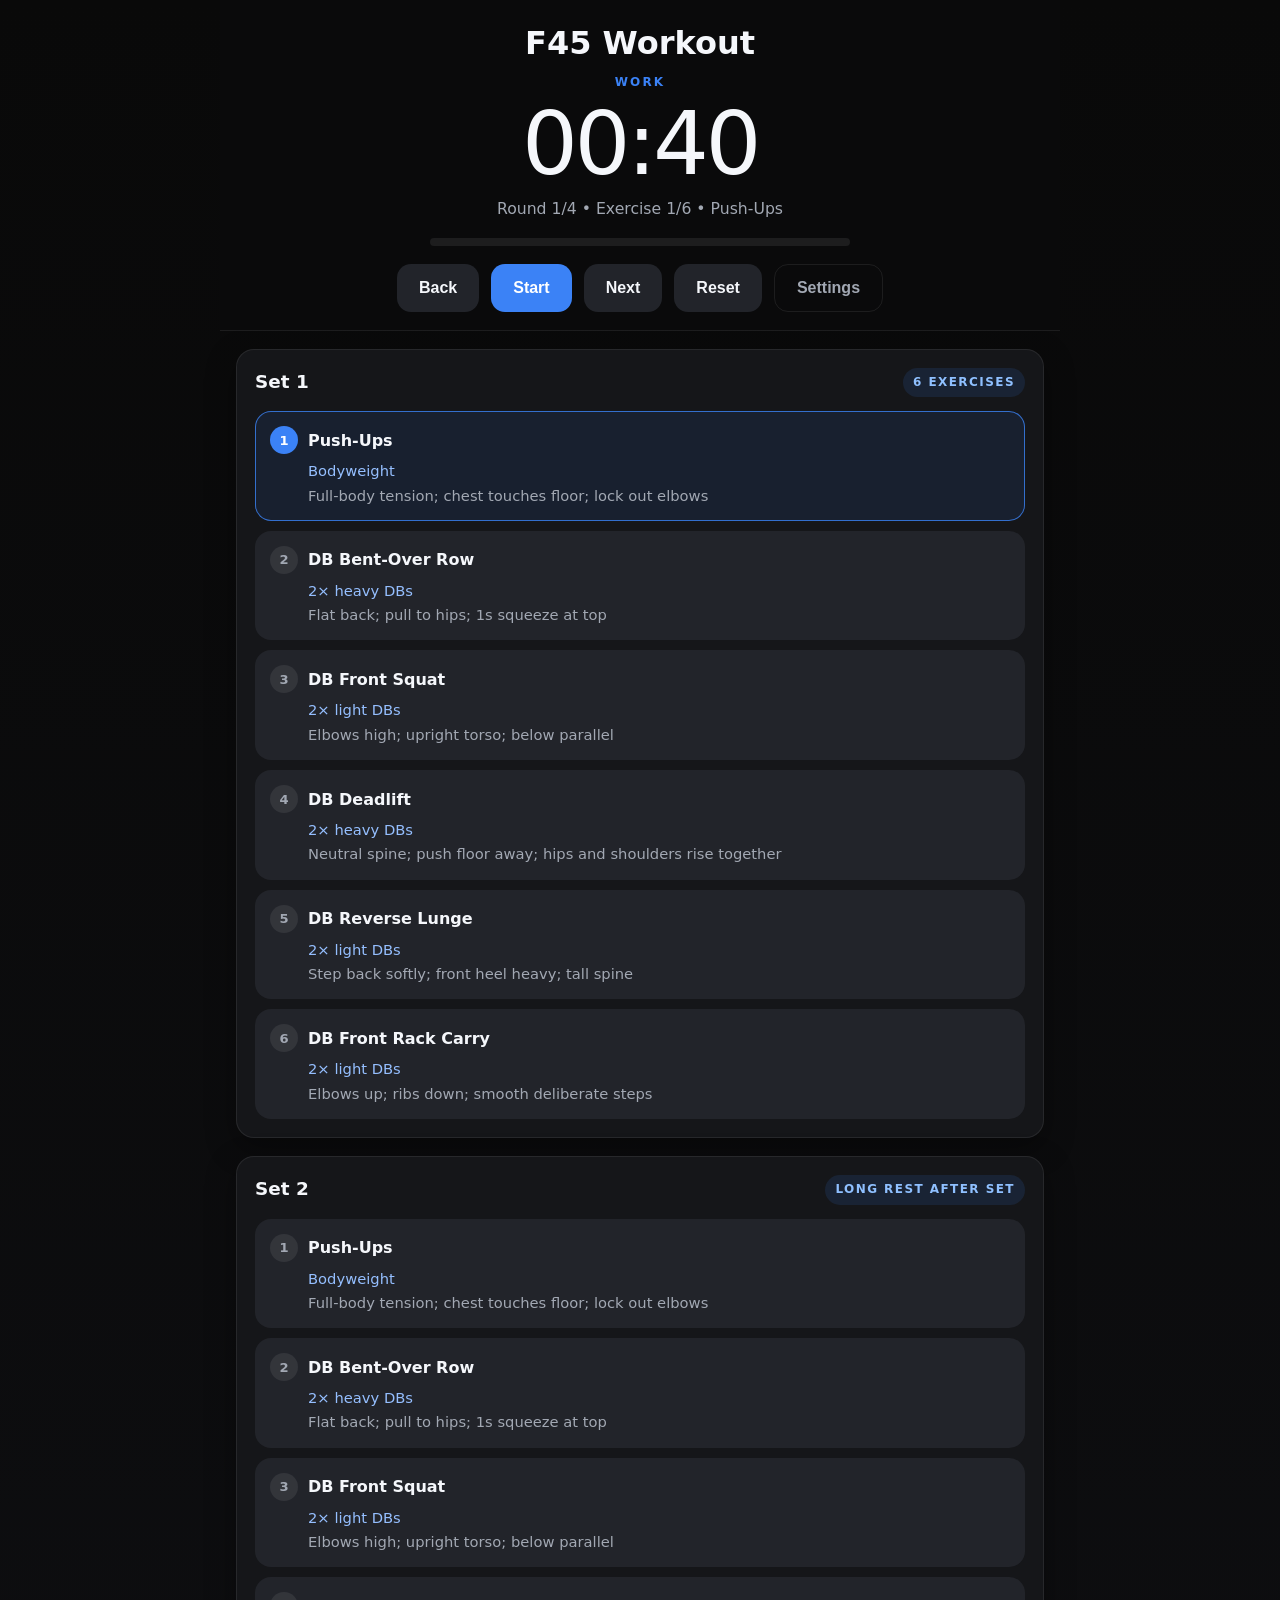
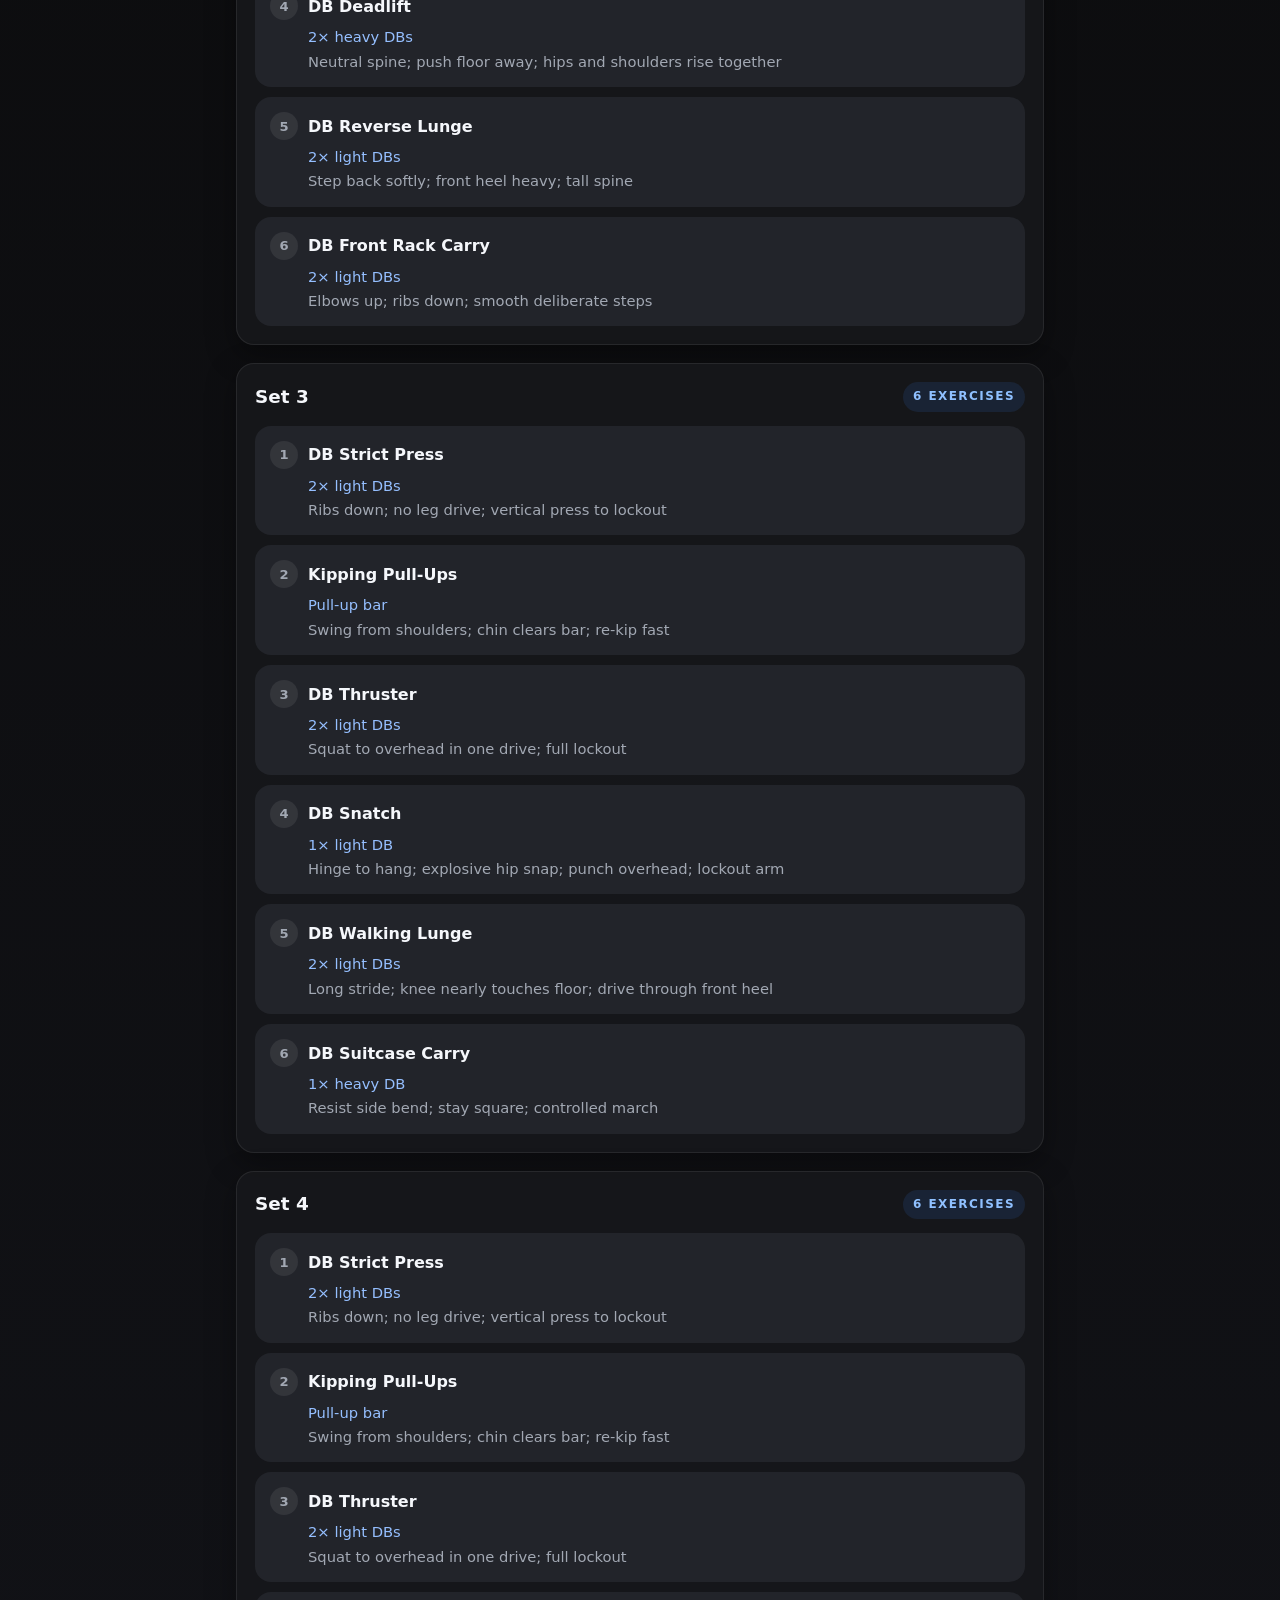
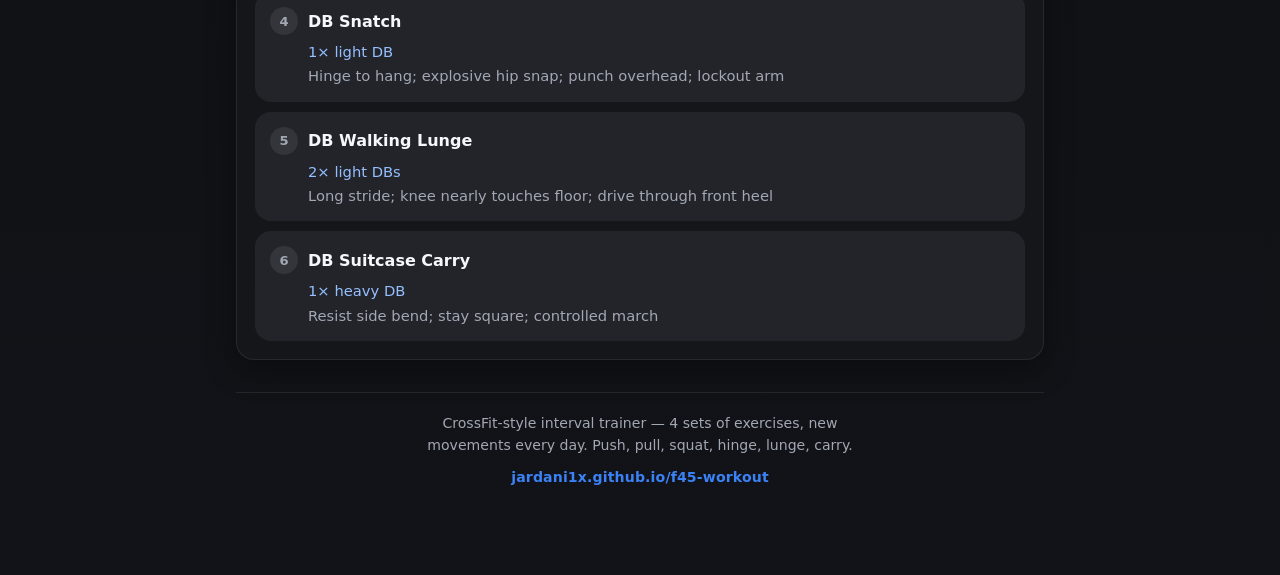
<file: index.html>
<!DOCTYPE html>
<html lang="en">
<head>
  <meta charset="UTF-8" />
  <meta name="viewport" content="width=device-width, initial-scale=1.0" />
  <title>F45 Workout</title>
  <meta name="description" content="Simple production-ready F45-style interval workout timer" />
  <style>
    :root {
      --bg: #0b0b0c;
      --panel: #17181b;
      --panel-2: #22242a;
      --text: #f5f7fb;
      --muted: #a2a8b3;
      --blue: #3b82f6;
      --orange: #f59e0b;
      --green: #22c55e;
      --red: #ef4444;
      --border: rgba(255,255,255,0.08);
      --shadow: 0 10px 30px rgba(0,0,0,0.35);
      --radius: 18px;
    }

    * { box-sizing: border-box; margin: 0; padding: 0; }
    html, body { min-height: 100%; }
    body {
      font-family: Inter, system-ui, -apple-system, BlinkMacSystemFont, "Segoe UI", sans-serif;
      background: linear-gradient(180deg, #090909 0%, #121318 100%);
      color: var(--text);
      line-height: 1.45;
    }

    .app {
      max-width: 840px;
      margin: 0 auto;
      padding: 20px 16px 80px;
    }

    .hero {
      position: sticky;
      top: 0;
      z-index: 20;
      backdrop-filter: blur(16px);
      background: rgba(11, 11, 12, 0.88);
      border-bottom: 1px solid var(--border);
      margin: -20px -16px 18px;
      padding: 20px 16px 18px;
    }

    .hero-inner {
      max-width: 840px;
      margin: 0 auto;
      text-align: center;
    }

    .title {
      font-size: clamp(1.4rem, 3vw, 2rem);
      font-weight: 700;
      margin-bottom: 8px;
    }

    .phase {
      text-transform: uppercase;
      letter-spacing: 0.18em;
      font-size: 0.75rem;
      font-weight: 700;
      color: var(--muted);
      margin-bottom: 8px;
    }
    .phase.work { color: var(--blue); }
    .phase.rest { color: var(--orange); }
    .phase.complete { color: var(--green); }

    .timer {
      font-size: clamp(3rem, 10vw, 5.5rem);
      font-weight: 300;
      letter-spacing: -0.04em;
      line-height: 1;
      font-variant-numeric: tabular-nums;
    }

    .status {
      color: var(--muted);
      margin-top: 10px;
      min-height: 24px;
      font-size: 0.98rem;
    }

    .progress-track {
      width: min(420px, 100%);
      margin: 16px auto 0;
      height: 8px;
      border-radius: 999px;
      background: rgba(255,255,255,0.08);
      overflow: hidden;
    }

    .progress-bar {
      width: 0%;
      height: 100%;
      background: var(--blue);
      transition: width 0.25s linear;
    }
    .progress-bar.rest { background: var(--orange); }

    .controls {
      display: flex;
      justify-content: center;
      gap: 12px;
      margin-top: 18px;
      flex-wrap: wrap;
    }

    button {
      border: 0;
      border-radius: 14px;
      padding: 14px 22px;
      cursor: pointer;
      font-weight: 700;
      font-size: 1rem;
      transition: transform 0.15s ease, opacity 0.15s ease, background 0.15s ease;
    }
    button:hover { opacity: 0.95; }
    button:active { transform: scale(0.98); }

    .primary { background: var(--blue); color: white; }
    .secondary { background: var(--panel-2); color: var(--text); }
    .ghost { background: transparent; color: var(--muted); border: 1px solid var(--border); }

    .card {
      background: rgba(23, 24, 27, 0.95);
      border: 1px solid var(--border);
      border-radius: var(--radius);
      box-shadow: var(--shadow);
    }

    .next-up {
      padding: 16px;
      margin-bottom: 18px;
      display: none;
    }
    .next-up.show { display: block; }
    .next-up-label {
      font-size: 0.78rem;
      text-transform: uppercase;
      letter-spacing: 0.16em;
      color: var(--orange);
      font-weight: 700;
      margin-bottom: 8px;
    }
    .next-up-name { font-size: 1.05rem; font-weight: 700; margin-bottom: 4px; }
    .next-up-meta { color: var(--muted); font-size: 0.92rem; }

    .section {
      margin-top: 18px;
      padding: 18px;
    }

    .section-head {
      display: flex;
      justify-content: space-between;
      align-items: center;
      margin-bottom: 14px;
      gap: 10px;
      flex-wrap: wrap;
    }

    .section-title { font-size: 1.15rem; font-weight: 700; }
    .section-badge {
      font-size: 0.75rem;
      text-transform: uppercase;
      letter-spacing: 0.12em;
      padding: 6px 10px;
      border-radius: 999px;
      background: rgba(59,130,246,0.12);
      color: #8fc0ff;
      font-weight: 700;
    }

    .exercise-list {
      display: grid;
      gap: 10px;
    }

    .exercise {
      background: var(--panel-2);
      border: 1px solid transparent;
      border-radius: 16px;
      padding: 14px;
    }
    .exercise.current {
      border-color: rgba(59,130,246,0.8);
      background: rgba(59,130,246,0.10);
    }
    .exercise.done {
      opacity: 0.45;
    }

    .exercise-top {
      display: flex;
      gap: 10px;
      align-items: center;
      margin-bottom: 6px;
    }
    .exercise-num {
      width: 28px;
      height: 28px;
      border-radius: 999px;
      display: grid;
      place-items: center;
      background: rgba(255,255,255,0.08);
      color: var(--muted);
      font-size: 0.82rem;
      font-weight: 700;
      flex: 0 0 auto;
    }
    .exercise.current .exercise-num {
      background: var(--blue);
      color: white;
    }
    .exercise-name { font-weight: 700; }
    .exercise-equip { color: #95bfff; font-size: 0.92rem; margin-left: 38px; }
    .exercise-cues { color: var(--muted); font-size: 0.92rem; margin-left: 38px; margin-top: 3px; }

    .overlay {
      position: fixed;
      inset: 0;
      display: none;
      align-items: center;
      justify-content: center;
      background: rgba(0,0,0,0.82);
      z-index: 50;
      padding: 20px;
    }
    .overlay.show { display: flex; }

    .complete-box {
      max-width: 420px;
      width: 100%;
      text-align: center;
      padding: 26px;
    }
    .complete-icon { font-size: 3rem; margin-bottom: 12px; }
    .complete-title { font-size: 1.4rem; font-weight: 800; margin-bottom: 8px; }
    .complete-sub { color: var(--muted); margin-bottom: 18px; }

    .page-footer {
      text-align: center;
      margin-top: 32px;
      padding: 20px 0 8px;
      border-top: 1px solid var(--border);
      display: flex;
      flex-direction: column;
      align-items: center;
      gap: 10px;
    }
    .footer-desc {
      color: var(--muted);
      font-size: 0.88rem;
      max-width: 480px;
      line-height: 1.55;
    }
    .footer-link {
      color: var(--blue);
      font-size: 0.88rem;
      font-weight: 600;
      text-decoration: none;
      letter-spacing: 0.01em;
    }
    .footer-link:hover { text-decoration: underline; }

    .cat-btn {
      padding: 8px 14px;
      border-radius: 999px;
      font-size: 0.82rem;
      font-weight: 700;
      border: 1px solid var(--border);
      background: var(--panel-2);
      color: var(--muted);
      cursor: pointer;
      transition: background 0.15s, color 0.15s, border-color 0.15s;
    }
    .cat-btn.active {
      background: rgba(59,130,246,0.18);
      border-color: var(--blue);
      color: var(--blue);
    }
  </style>
</head>
<body>
  <div class="app">
    <header class="hero">
      <div class="hero-inner">
        <div class="title">F45 Workout</div>
        <div id="phase" class="phase">Ready</div>
        <div id="timer" class="timer">00:40</div>
        <div id="status" class="status">Round 1/4 • Exercise 1/6</div>
        <div class="progress-track"><div id="progress" class="progress-bar"></div></div>
        <div class="controls">
          <button id="backBtn" class="secondary">Back</button>
          <button id="startBtn" class="primary">Start</button>
          <button id="nextBtn" class="secondary">Next</button>
          <button id="resetBtn" class="secondary">Reset</button>
          <button id="settingsBtn" class="ghost">Settings</button>
        </div>
      </div>
    </header>

    <section id="nextUpCard" class="card next-up">
      <div class="next-up-label">Coming Up Next</div>
      <div id="nextUpName" class="next-up-name"></div>
      <div id="nextUpMeta" class="next-up-meta"></div>
    </section>

    <main id="workoutRoot"></main>

    <footer class="page-footer">
      <p class="footer-desc">CrossFit-style interval trainer — 4 sets of exercises, new movements every day. Push, pull, squat, hinge, lunge, carry.</p>
      <a class="footer-link" href="https://jardani1x.github.io/f45-workout/" target="_blank" rel="noopener">jardani1x.github.io/f45-workout</a>
    </footer>
  </div>

  <div id="settingsOverlay" class="overlay">
    <div class="card complete-box" style="text-align:left; max-width:520px;">
      <div class="complete-title" style="font-size:1.2rem; margin-bottom:14px;">Workout Settings</div>
      <div style="display:grid; gap:12px;">
        <label>Work Seconds<br><input id="workInput" type="number" min="5" max="300" style="width:100%; margin-top:6px; padding:10px; border-radius:10px; border:1px solid var(--border); background:var(--panel-2); color:var(--text);"></label>
        <label>Rest Seconds<br><input id="restInput" type="number" min="5" max="300" style="width:100%; margin-top:6px; padding:10px; border-radius:10px; border:1px solid var(--border); background:var(--panel-2); color:var(--text);"></label>
        <label>Long Rest Seconds<br><input id="longRestInput" type="number" min="10" max="600" style="width:100%; margin-top:6px; padding:10px; border-radius:10px; border:1px solid var(--border); background:var(--panel-2); color:var(--text);"></label>
        <label><input id="soundToggle" type="checkbox"> Sound cues</label>
        <label><input id="vibrateToggle" type="checkbox"> Vibration cues</label>
        <div>
          <div style="margin-bottom:8px; color:var(--muted); font-size:0.88rem; font-weight:600;">Exercise Categories</div>
          <div id="categoryToggles" style="display:flex; flex-wrap:wrap; gap:8px;"></div>
        </div>
      </div>
      <div class="controls" style="justify-content:flex-end; margin-top:18px;">
        <button id="closeSettingsBtn" class="secondary">Close</button>
        <button id="saveSettingsBtn" class="primary">Save</button>
      </div>
    </div>
  </div>

  <div id="completeOverlay" class="overlay">
    <div class="card complete-box">
      <div class="complete-icon">🎉</div>
      <div class="complete-title">Workout Complete!</div>
      <div class="complete-sub">Great job finishing today’s session.</div>
      <button id="doneBtn" class="primary">Done</button>
    </div>
  </div>

  <script>
    (function () {
      'use strict';

      const EXERCISE_LIBRARY = {
        push: [
          { name: 'DB Push Press', equip: '2× light DBs', cues: 'Dip hips; drive legs; press to full lockout' },
          { name: 'DB Strict Press', equip: '2× light DBs', cues: 'Ribs down; no leg drive; vertical press to lockout' },
          { name: 'Push-Ups', equip: 'Bodyweight', cues: 'Full-body tension; chest touches floor; lock out elbows' },
          { name: 'DB Floor Press', equip: '2× heavy DBs', cues: 'Elbows 45°; pause on floor; explosive press' }
        ],
        pull: [
          { name: 'Strict Pull-Ups', equip: 'Pull-up bar', cues: 'Dead hang start; pull chest to bar; control descent' },
          { name: 'Kipping Pull-Ups', equip: 'Pull-up bar', cues: 'Swing from shoulders; chin clears bar; re-kip fast' },
          { name: 'DB Bent-Over Row', equip: '2× heavy DBs', cues: 'Flat back; pull to hips; 1s squeeze at top' },
          { name: 'Band Face Pull', equip: 'Light band', cues: 'Elbows high; pull to forehead; external rotation' }
        ],
        squat: [
          { name: 'DB Goblet Squat', equip: '1× heavy DB', cues: 'Elbows inside knees; full depth; heel pressure' },
          { name: 'DB Thruster', equip: '2× light DBs', cues: 'Squat to overhead in one drive; full lockout' },
          { name: 'DB Front Squat', equip: '2× light DBs', cues: 'Elbows high; upright torso; below parallel' },
          { name: 'Air Squat', equip: 'Bodyweight', cues: 'Hip crease below knee; arms forward; stand tall' }
        ],
        hinge: [
          { name: 'DB Deadlift', equip: '2× heavy DBs', cues: 'Neutral spine; push floor away; hips and shoulders rise together' },
          { name: 'DB Romanian Deadlift', equip: '2× heavy DBs', cues: 'Hips back; soft knee; load the hamstrings' },
          { name: 'DB Hang Power Clean', equip: '2× light DBs', cues: 'Hinge to hang; triple extension; fast elbows' },
          { name: 'DB Sumo Deadlift High Pull', equip: '1× heavy DB', cues: 'Wide stance; shrug first; pull high; control down' },
          { name: 'DB Swing', equip: '1× heavy DB', cues: 'Hinge hard; snap hips; float to shoulder height; control descent' },
          { name: 'DB Snatch', equip: '1× light DB', cues: 'Hinge to hang; explosive hip snap; punch overhead; lockout arm' }
        ],
        lunge: [
          { name: 'DB Front Rack Lunge', equip: '2× light DBs', cues: 'Elbows up; knee tracks toes; upright torso' },
          { name: 'DB Reverse Lunge', equip: '2× light DBs', cues: 'Step back softly; front heel heavy; tall spine' },
          { name: 'DB Walking Lunge', equip: '2× light DBs', cues: 'Long stride; knee nearly touches floor; drive through front heel' },
          { name: 'DB Lateral Lunge', equip: '2× light DBs', cues: 'Sit into hip; straight leg long; chest up' }
        ],
        carry: [
          { name: 'DB Farmer Carry', equip: '2× heavy DBs', cues: 'Tall posture; packed shoulders; brace hard' },
          { name: 'DB Suitcase Carry', equip: '1× heavy DB', cues: 'Resist side bend; stay square; controlled march' },
          { name: 'DB Front Rack Carry', equip: '2× light DBs', cues: 'Elbows up; ribs down; smooth deliberate steps' },
          { name: 'DB Overhead Carry', equip: '2× light DBs', cues: 'Arms locked out; ribs down; slow deliberate steps' }
        ]
      };

      const CATEGORY_POOL = ['push', 'pull', 'squat', 'hinge', 'lunge', 'carry'];

      function seededRandom(seed) {
        const x = Math.sin(seed) * 10000;
        return x - Math.floor(x);
      }

      function getTodaySeed() {
        return Number(new Date().toISOString().slice(0, 10).replaceAll('-', ''));
      }

      function pickExercises(category, count, offset) {
        const list = EXERCISE_LIBRARY[category];
        const used = new Set();
        const seed = getTodaySeed();
        const out = [];
        for (let i = 0; i < count; i++) {
          let idx = Math.floor(seededRandom(seed + offset + i) * list.length);
          while (used.has(idx) && used.size < list.length) idx = (idx + 1) % list.length;
          used.add(idx);
          out.push(list[idx]);
        }
        return out;
      }

      function shuffleWithSeed(items, seedBase) {
        const arr = [...items];
        for (let i = arr.length - 1; i > 0; i--) {
          const j = Math.floor(seededRandom(seedBase + i) * (i + 1));
          [arr[i], arr[j]] = [arr[j], arr[i]];
        }
        return arr;
      }

      function pickOne(category, seedBase, usedByCategory) {
        const list = EXERCISE_LIBRARY[category];
        const used = usedByCategory[category] || new Set();
        let idx = Math.floor(seededRandom(seedBase) * list.length);
        let attempts = 0;
        while (used.has(idx) && attempts < list.length) {
          idx = (idx + 1) % list.length;
          attempts++;
        }
        used.add(idx);
        usedByCategory[category] = used;
        return { ...list[idx], category };
      }

      function buildSet(seedBase, usedByCategory) {
        const active = CATEGORY_POOL.filter(c => prefs.activeCategories.includes(c));
        return active.map((category, i) => pickOne(category, seedBase + (i * 17), usedByCategory));
      }

      function buildWorkout() {
        const usedByCategory = {};
        const seed = getTodaySeed() + Math.floor(Math.random() * 100000);
        const set1 = buildSet(seed + 11, usedByCategory);
        const set2 = [...set1];
        const set3 = buildSet(seed + 97, usedByCategory);
        const set4 = [...set3];
        return {
          sets: [set1, set2, set3, set4],
          names: ['Set 1', 'Set 2', 'Set 3', 'Set 4'],
          longRestAfterSet: [false, true, false, false]
        };
      }

      const els = {
        phase: document.getElementById('phase'),
        timer: document.getElementById('timer'),
        status: document.getElementById('status'),
        progress: document.getElementById('progress'),
        startBtn: document.getElementById('startBtn'),
        resetBtn: document.getElementById('resetBtn'),
        doneBtn: document.getElementById('doneBtn'),
        backBtn: document.getElementById('backBtn'),
        nextBtn: document.getElementById('nextBtn'),
        settingsBtn: document.getElementById('settingsBtn'),
        settingsOverlay: document.getElementById('settingsOverlay'),
        closeSettingsBtn: document.getElementById('closeSettingsBtn'),
        saveSettingsBtn: document.getElementById('saveSettingsBtn'),
        workInput: document.getElementById('workInput'),
        restInput: document.getElementById('restInput'),
        longRestInput: document.getElementById('longRestInput'),
        soundToggle: document.getElementById('soundToggle'),
        vibrateToggle: document.getElementById('vibrateToggle'),
        nextUpCard: document.getElementById('nextUpCard'),
        nextUpName: document.getElementById('nextUpName'),
        nextUpMeta: document.getElementById('nextUpMeta'),
        workoutRoot: document.getElementById('workoutRoot'),
        completeOverlay: document.getElementById('completeOverlay'),
        categoryToggles: document.getElementById('categoryToggles')
      };


      const audioCtx = window.AudioContext ? new AudioContext() : null;
      const prefs = JSON.parse(localStorage.getItem('f45Prefs') || '{"sound":true,"vibrate":false,"work":40,"rest":20,"longRest":120,"activeCategories":["push","pull","squat","hinge","lunge","carry"]}');
      if (!prefs.activeCategories || !prefs.activeCategories.length) prefs.activeCategories = [...CATEGORY_POOL];
      let WORK_TIME = Number(prefs.work || 40);
      let REST_TIME = Number(prefs.rest || 20);
      let LONG_REST_TIME = Number(prefs.longRest || 120);

      function beep(freq = 880, duration = 120) {
        if (!prefs.sound || !audioCtx) return;
        const osc = audioCtx.createOscillator();
        const gain = audioCtx.createGain();
        osc.connect(gain); gain.connect(audioCtx.destination);
        osc.type = 'sine'; osc.frequency.value = freq;
        gain.gain.value = 0.03;
        osc.start();
        setTimeout(() => osc.stop(), duration);
      }

      function buzz(ms = 120) {
        if (prefs.vibrate && navigator.vibrate) navigator.vibrate(ms);
      }

      function openSettings() {
        els.workInput.value = WORK_TIME;
        els.restInput.value = REST_TIME;
        els.longRestInput.value = LONG_REST_TIME;
        els.soundToggle.checked = !!prefs.sound;
        els.vibrateToggle.checked = !!prefs.vibrate;
        const active = new Set(prefs.activeCategories);
        els.categoryToggles.innerHTML = CATEGORY_POOL.map(cat => `
          <button class="cat-btn${active.has(cat) ? ' active' : ''}" data-cat="${cat}"
            onclick="this.classList.toggle('active')">
            ${cat.charAt(0).toUpperCase() + cat.slice(1)}
          </button>
        `).join('');
        els.settingsOverlay.classList.add('show');
      }

      function closeSettings() {
        els.settingsOverlay.classList.remove('show');
      }

      function saveSettings() {
        WORK_TIME = Math.max(5, Number(els.workInput.value || 40));
        REST_TIME = Math.max(5, Number(els.restInput.value || 20));
        LONG_REST_TIME = Math.max(10, Number(els.longRestInput.value || 120));
        prefs.work = WORK_TIME; prefs.rest = REST_TIME; prefs.longRest = LONG_REST_TIME;
        prefs.sound = !!els.soundToggle.checked;
        prefs.vibrate = !!els.vibrateToggle.checked;
        const selected = [...els.categoryToggles.querySelectorAll('.cat-btn.active')].map(b => b.dataset.cat);
        prefs.activeCategories = selected.length >= 1 ? selected : [...CATEGORY_POOL];
        localStorage.setItem('f45Prefs', JSON.stringify(prefs));
        resetWorkout();
        closeSettings();
      }

      let workout = buildWorkout();
      const state = {
        running: false,
        timerId: null,
        currentSet: 0,
        currentExercise: 0,
        isWork: true,
        timeLeft: WORK_TIME
      };

      function renderWorkout() {
        els.workoutRoot.innerHTML = workout.sets.map((set, setIdx) => `
          <section class="card section" id="set-${setIdx}">
            <div class="section-head">
              <div class="section-title">${workout.names[setIdx]}</div>
              <div class="section-badge">${workout.longRestAfterSet[setIdx] ? 'Long rest after set' : `${set.length} exercise${set.length !== 1 ? 's' : ''}`}</div>
            </div>
            <div class="exercise-list">
              ${set.map((ex, idx) => `
                <article class="exercise" data-set="${setIdx}" data-index="${idx}">
                  <div class="exercise-top">
                    <div class="exercise-num">${idx + 1}</div>
                    <div class="exercise-name">${ex.name}</div>
                  </div>
                  <div class="exercise-equip">${ex.equip}</div>
                  <div class="exercise-cues">${ex.cues}</div>
                </article>
              `).join('')}
            </div>
          </section>
        `).join('');
      }

      function getDisplayTarget() {
        if (state.isWork) return { set: state.currentSet, exercise: state.currentExercise };
        const perSet = workout.sets[0].length;
        let nextSet = state.currentSet;
        let nextExercise = state.currentExercise + 1;
        if (nextExercise >= perSet) {
          nextExercise = 0;
          nextSet += 1;
        }
        return { set: nextSet, exercise: nextExercise };
      }

      function updateExerciseStates() {
        document.querySelectorAll('.exercise').forEach((node) => {
          const setIdx = Number(node.dataset.set);
          const exIdx = Number(node.dataset.index);
          node.classList.remove('current', 'done');
          if (setIdx < state.currentSet || (setIdx === state.currentSet && exIdx < state.currentExercise)) {
            node.classList.add('done');
          }
        });
        const target = getDisplayTarget();
        const current = document.querySelector(`.exercise[data-set="${target.set}"][data-index="${target.exercise}"]`);
        if (current) current.classList.add('current');
      }

      function updateNextUp() {
        if (state.isWork) {
          els.nextUpCard.classList.remove('show');
          return;
        }
        const target = getDisplayTarget();
        const ex = workout.sets[target.set]?.[target.exercise];
        if (!ex) {
          els.nextUpCard.classList.remove('show');
          return;
        }
        els.nextUpName.textContent = ex.name;
        els.nextUpMeta.textContent = `${ex.equip} • ${ex.cues}`;
        els.nextUpCard.classList.add('show');
      }

      function updateStatus() {
        const target = getDisplayTarget();
        const ex = workout.sets[target.set]?.[target.exercise];
        const label = state.isWork ? 'WORK' : 'REST';
        els.phase.textContent = label;
        els.phase.className = `phase ${state.isWork ? 'work' : 'rest'}`;
        if (ex) {
          els.status.textContent = `Round ${target.set + 1}/4 • Exercise ${target.exercise + 1}/${workout.sets[0].length} • ${ex.name}`;
        } else {
          els.status.textContent = 'Workout complete';
        }
      }

      function updateTimer() {
        const mins = String(Math.floor(state.timeLeft / 60)).padStart(2, '0');
        const secs = String(state.timeLeft % 60).padStart(2, '0');
        els.timer.textContent = `${mins}:${secs}`;
        const total = state.isWork ? WORK_TIME : (workout.longRestAfterSet[state.currentSet] && state.currentExercise === workout.sets[0].length - 1 ? LONG_REST_TIME : REST_TIME);
        const progress = ((total - state.timeLeft) / total) * 100;
        els.progress.style.width = `${Math.max(0, Math.min(100, progress))}%`;
        els.progress.className = `progress-bar${state.isWork ? '' : ' rest'}`;
      }

      function renderAll() {
        updateStatus();
        updateTimer();
        updateExerciseStates();
        updateNextUp();
      }

      function stopTimer() {
        state.running = false;
        if (state.timerId) clearInterval(state.timerId);
        state.timerId = null;
        els.startBtn.textContent = 'Start';
      }

      function completeWorkout() {
        stopTimer();
        els.phase.textContent = 'COMPLETE';
        els.phase.className = 'phase complete';
        els.completeOverlay.classList.add('show');
      }

      function advancePhase() {
        const lastIdx = workout.sets[0].length - 1;
        if (state.isWork) {
          const lastExercise = state.currentExercise === lastIdx;
          const lastSet = state.currentSet === 3;
          if (lastExercise && lastSet) {
            completeWorkout();
            return;
          }
          state.isWork = false;
          state.timeLeft = lastExercise && workout.longRestAfterSet[state.currentSet] ? LONG_REST_TIME : REST_TIME;
        } else {
          state.isWork = true;
          if (state.currentExercise < lastIdx) {
            state.currentExercise += 1;
          } else {
            state.currentExercise = 0;
            state.currentSet += 1;
          }
          state.timeLeft = WORK_TIME;
        }
        renderAll();
      }

      function tick() {
        if (state.timeLeft > 0) {
          if (state.timeLeft <= 3) {
            beep(700 + ((4 - state.timeLeft) * 120), 90);
            buzz(60);
          }
          state.timeLeft -= 1;
          updateTimer();
        } else {
          beep(state.isWork ? 620 : 920, 180); buzz(120); advancePhase();
        }
      }


      function goNext() {
        if (state.currentSet === 3 && state.currentExercise === workout.sets[0].length - 1 && state.isWork) {
          completeWorkout();
          return;
        }
        advancePhase();
      }

      function goBack() {
        if (!state.isWork) {
          state.isWork = true;
          state.timeLeft = WORK_TIME;
          renderAll();
          return;
        }
        if (state.currentExercise > 0) {
          state.currentExercise -= 1;
        } else if (state.currentSet > 0) {
          state.currentSet -= 1;
          state.currentExercise = workout.sets[0].length - 1;
        } else {
          state.timeLeft = WORK_TIME;
          renderAll();
          return;
        }
        state.isWork = true;
        state.timeLeft = WORK_TIME;
        renderAll();
      }

      function toggleStart() {
        if (state.running) {
          stopTimer();
          els.startBtn.textContent = 'Resume';
          return;
        }
        state.running = true;
        els.startBtn.textContent = 'Pause';
        state.timerId = setInterval(tick, 1000);
      }

      function resetWorkout() {
        stopTimer();
        workout = buildWorkout();
        renderWorkout();
        state.currentSet = 0;
        state.currentExercise = 0;
        state.isWork = true;
        state.timeLeft = WORK_TIME;
        els.completeOverlay.classList.remove('show');
        renderAll();
      }

      els.backBtn.addEventListener('click', goBack);
      els.startBtn.addEventListener('click', () => { if (audioCtx && audioCtx.state === 'suspended') audioCtx.resume(); toggleStart(); });
      els.nextBtn.addEventListener('click', goNext);
      els.resetBtn.addEventListener('click', resetWorkout);
      els.settingsBtn.addEventListener('click', openSettings);
      els.closeSettingsBtn.addEventListener('click', closeSettings);
      els.saveSettingsBtn.addEventListener('click', saveSettings);
      els.doneBtn.addEventListener('click', () => {
        els.completeOverlay.classList.remove('show');
        resetWorkout();
      });

      renderWorkout();
      renderAll();
    })();
  </script>
</body>
</html>
</file>
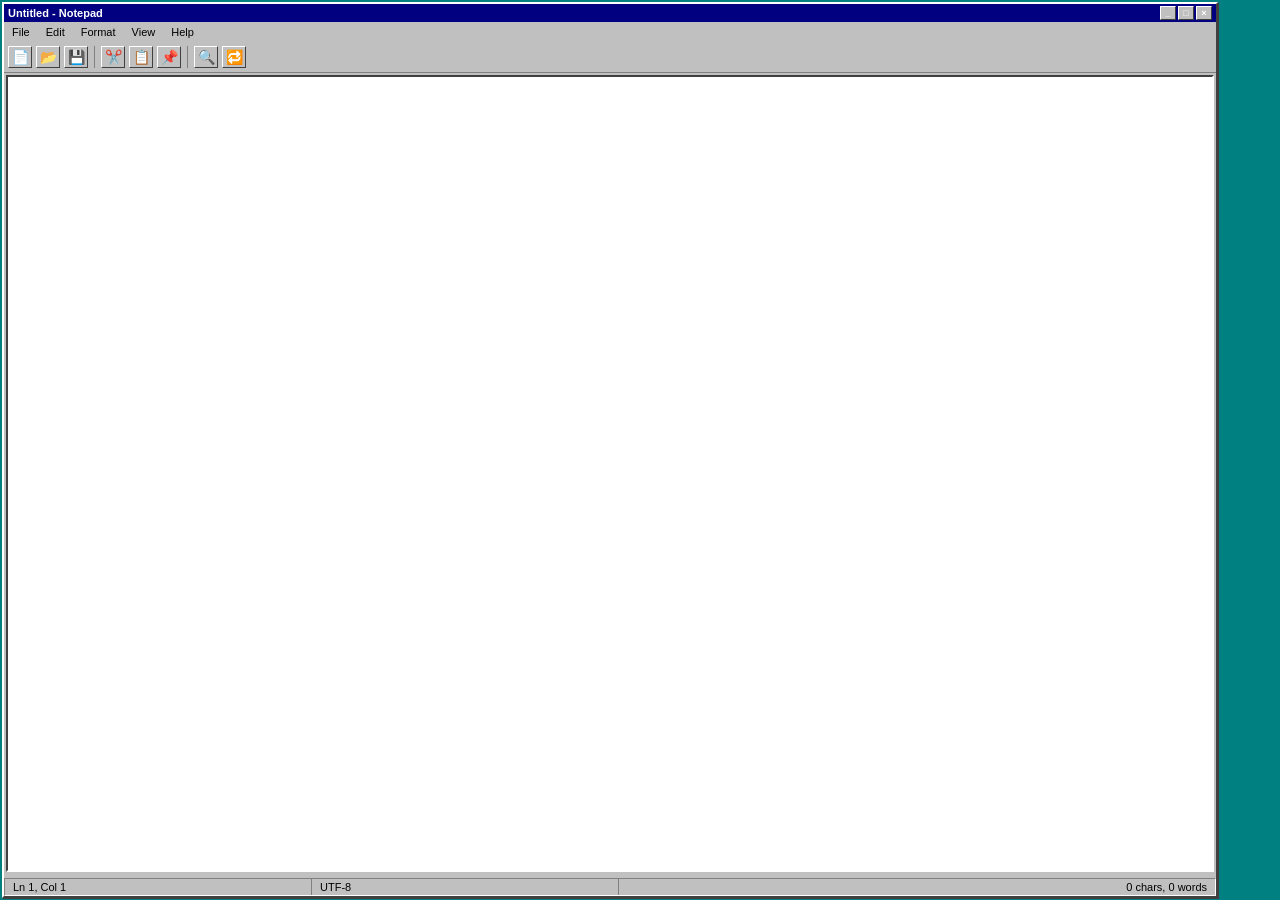
<file: notepad.html>
<!DOCTYPE html>
<html lang="en">
<head>
<meta charset="UTF-8">
<meta name="viewport" content="width=device-width, initial-scale=1.0">
<title>Untitled - Notepad</title>
<style>
* {
  margin: 0;
  padding: 0;
  box-sizing: border-box;
}

:root {
  --win-gray: #c0c0c0;
  --win-dark: #808080;
  --win-darker: #404040;
  --win-light: #ffffff;
  --win-lighter: #dfdfdf;
  --win-blue: #000080;
}

body {
  font-family: "MS Sans Serif", Tahoma, Verdana, sans-serif;
  font-size: 11px;
  background: #008080;
  min-height: 100vh;
  padding: 2px;
}

.window {
  background: var(--win-gray);
  border: 2px solid;
  border-color: var(--win-light) var(--win-darker) var(--win-darker) var(--win-light);
  box-shadow: 1px 1px 0 var(--win-darker);
  min-width: 400px;
  max-width: 95vw;
}

.title-bar {
  background: var(--win-blue);
  color: white;
  padding: 2px 4px;
  display: flex;
  justify-content: space-between;
  align-items: center;
  font-weight: bold;
  font-family: "MS Sans Serif", sans-serif;
  font-size: 11px;
}

.title-bar-controls {
  display: flex;
  gap: 2px;
}

.title-bar-btn {
  width: 16px;
  height: 14px;
  background: var(--win-gray);
  border: 1px solid;
  border-color: var(--win-light) var(--win-darker) var(--win-darker) var(--win-light);
  display: flex;
  align-items: center;
  justify-content: center;
  font-size: 9px;
  font-weight: bold;
  cursor: pointer;
}

.title-bar-btn:active {
  border-color: var(--win-darker) var(--win-light) var(--win-light) var(--win-darker);
}

.menu-bar {
  display: flex;
  gap: 0;
  padding: 2px 0;
  background: var(--win-gray);
}

.menu-item {
  padding: 2px 8px;
  cursor: pointer;
}

.menu-item:hover {
  background: var(--win-blue);
  color: white;
}

.menu-item u {
  text-decoration: none;
}

.menu-dropdown {
  position: absolute;
  background: var(--win-gray);
  border: 2px solid;
  border-color: var(--win-light) var(--win-darker) var(--win-darker) var(--win-light);
  display: none;
  min-width: 150px;
  z-index: 1000;
}

.menu-dropdown.show {
  display: block;
}

.menu-dropdown-item {
  padding: 3px 20px;
  cursor: pointer;
  display: flex;
  justify-content: space-between;
}

.menu-dropdown-item:hover {
  background: var(--win-blue);
  color: white;
}

.menu-dropdown-item .shortcut {
  color: var(--win-dark);
  margin-left: 20px;
}

.menu-dropdown-item:hover .shortcut {
  color: #ccc;
}

.menu-separator {
  height: 1px;
  background: var(--win-dark);
  margin: 2px 4px;
}

.toolbar {
  display: flex;
  gap: 4px;
  padding: 4px;
  border-bottom: 1px solid var(--win-dark);
  background: var(--win-gray);
}

.toolbar-btn {
  width: 24px;
  height: 22px;
  background: var(--win-gray);
  border: 1px solid;
  border-color: var(--win-light) var(--win-darker) var(--win-darker) var(--win-light);
  display: flex;
  align-items: center;
  justify-content: center;
  cursor: pointer;
  font-size: 14px;
}

.toolbar-btn:active {
  border-color: var(--win-darker) var(--win-light) var(--win-light) var(--win-darker);
}

.toolbar-separator {
  width: 1px;
  background: var(--win-dark);
  margin: 0 2px;
}

.editor-container {
  padding: 2px;
  background: var(--win-gray);
}

#editor {
  width: 100%;
  height: calc(100vh - 180px);
  min-height: 300px;
  font-family: "Courier New", Courier, monospace;
  font-size: 12px;
  resize: none;
  border: 2px solid;
  border-color: var(--win-darker) var(--win-light) var(--win-light) var(--win-darker);
  padding: 2px;
  outline: none;
  line-height: 1.2;
}

.status-bar {
  display: flex;
  border: 1px solid;
  border-color: var(--win-dark) var(--win-light) var(--win-light) var(--win-dark);
  margin-top: 2px;
}

.status-bar-section {
  padding: 2px 8px;
  border-right: 1px solid;
  border-color: var(--win-dark);
  flex: 1;
  font-size: 11px;
}

.status-bar-section:last-child {
  border-right: none;
  flex: 2;
  text-align: right;
}

.modal-overlay {
  position: fixed;
  top: 0;
  left: 0;
  right: 0;
  bottom: 0;
  background: rgba(0,0,0,0.3);
  display: none;
  align-items: center;
  justify-content: center;
  z-index: 2000;
}

.modal-overlay.show {
  display: flex;
}

.modal {
  background: var(--win-gray);
  border: 2px solid;
  border-color: var(--win-light) var(--win-darker) var(--win-darker) var(--win-light);
  padding: 2px;
  min-width: 300px;
}

.modal-title {
  background: var(--win-blue);
  color: white;
  padding: 2px 4px;
  font-weight: bold;
  display: flex;
  justify-content: space-between;
  align-items: center;
}

.modal-content {
  padding: 16px;
}

.modal-buttons {
  display: flex;
  justify-content: flex-end;
  gap: 8px;
  margin-top: 16px;
}

.btn {
  padding: 4px 16px;
  background: var(--win-gray);
  border: 2px solid;
  border-color: var(--win-light) var(--win-darker) var(--win-darker) var(--win-light);
  cursor: pointer;
  font-family: inherit;
  font-size: 11px;
}

.btn:active {
  border-color: var(--win-darker) var(--win-light) var(--win-light) var(--win-darker);
}

.btn-primary {
  background: var(--win-gray);
}

.input-field {
  width: 100%;
  padding: 2px 4px;
  border: 2px solid;
  border-color: var(--win-darker) var(--win-light) var(--win-light) var(--win-darker);
  font-family: inherit;
  font-size: 11px;
  margin-top: 4px;
}

label {
  display: block;
  margin-top: 8px;
  margin-bottom: 2px;
}

.checkbox-group {
  display: flex;
  align-items: center;
  gap: 6px;
  margin: 8px 0;
}

.checkbox-group input {
  width: 13px;
  height: 13px;
}

.about-content {
  text-align: center;
  padding: 8px;
}

.about-content h2 {
  font-size: 16px;
  margin-bottom: 8px;
}

.about-content p {
  margin: 4px 0;
}
</style>
</head>
<body>
<div class="window">
  <div class="title-bar">
    <span id="title">Untitled - Notepad</span>
    <div class="title-bar-controls">
      <div class="title-bar-btn" id="btn-minimize">_</div>
      <div class="title-bar-btn" id="btn-maximize">□</div>
      <div class="title-bar-btn" id="btn-close">×</div>
    </div>
  </div>
  
  <div class="menu-bar">
    <div class="menu-item" data-menu="file">File</div>
    <div class="menu-item" data-menu="edit">Edit</div>
    <div class="menu-item" data-menu="format">Format</div>
    <div class="menu-item" data-menu="view">View</div>
    <div class="menu-item" data-menu="help">Help</div>
  </div>
  
  <div id="file-menu" class="menu-dropdown">
    <div class="menu-dropdown-item" data-action="new"><span>New</span><span class="shortcut">Ctrl+N</span></div>
    <div class="menu-dropdown-item" data-action="open"><span>Open...</span><span class="shortcut">Ctrl+O</span></div>
    <div class="menu-separator"></div>
    <div class="menu-dropdown-item" data-action="save"><span>Save</span><span class="shortcut">Ctrl+S</span></div>
    <div class="menu-dropdown-item" data-action="saveas"><span>Save As...</span><span class="shortcut">Ctrl+Shift+S</span></div>
    <div class="menu-separator"></div>
    <div class="menu-dropdown-item" data-action="page-setup"><span>Page Setup...</span></div>
    <div class="menu-dropdown-item" data-action="print"><span>Print...</span><span class="shortcut">Ctrl+P</span></div>
    <div class="menu-separator"></div>
    <div class="menu-dropdown-item" data-action="exit"><span>Exit</span></div>
  </div>
  
  <div id="edit-menu" class="menu-dropdown">
    <div class="menu-dropdown-item" data-action="undo"><span>Undo</span><span class="shortcut">Ctrl+Z</span></div>
    <div class="menu-separator"></div>
    <div class="menu-dropdown-item" data-action="cut"><span>Cut</span><span class="shortcut">Ctrl+X</span></div>
    <div class="menu-dropdown-item" data-action="copy"><span>Copy</span><span class="shortcut">Ctrl+C</span></div>
    <div class="menu-dropdown-item" data-action="paste"><span>Paste</span><span class="shortcut">Ctrl+V</span></div>
    <div class="menu-dropdown-item" data-action="delete"><span>Delete</span><span class="shortcut">Del</span></div>
    <div class="menu-separator"></div>
    <div class="menu-dropdown-item" data-action="select-all"><span>Select All</span><span class="shortcut">Ctrl+A</span></div>
    <div class="menu-separator"></div>
    <div class="menu-dropdown-item" data-action="find"><span>Find...</span><span class="shortcut">Ctrl+F</span></div>
    <div class="menu-dropdown-item" data-action="find-next"><span>Find Next</span><span class="shortcut">F3</span></div>
    <div class="menu-dropdown-item" data-action="replace"><span>Replace...</span><span class="shortcut">Ctrl+H</span></div>
    <div class="menu-separator"></div>
    <div class="menu-dropdown-item" data-action="go"><span>Go To...</span><span class="shortcut">Ctrl+G</span></div>
  </div>
  
  <div id="format-menu" class="menu-dropdown">
    <div class="menu-dropdown-item" data-action="word-wrap"><span id="wrap-check">☑</span> Word Wrap</div>
    <div class="menu-separator"></div>
    <div class="menu-dropdown-item" data-action="font"><span>Font...</span></div>
  </div>
  
  <div id="view-menu" class="menu-dropdown">
    <div class="menu-dropdown-item" data-action="status-bar"><span id="status-check">☑</span> Status Bar</div>
    <div class="menu-separator"></div>
    <div class="menu-dropdown-item" data-action="toolbar"><span id="toolbar-check">☑</span> Toolbar</div>
  </div>
  
  <div id="help-menu" class="menu-dropdown">
    <div class="menu-dropdown-item" data-action="help"><span>Help Topics</span></div>
    <div class="menu-separator"></div>
    <div class="menu-dropdown-item" data-action="about"><span>About Notepad</span></div>
  </div>
  
  <div class="toolbar">
    <div class="toolbar-btn" data-action="new" title="New (Ctrl+N)">📄</div>
    <div class="toolbar-btn" data-action="open" title="Open (Ctrl+O)">📂</div>
    <div class="toolbar-btn" data-action="save" title="Save (Ctrl+S)">💾</div>
    <div class="toolbar-separator"></div>
    <div class="toolbar-btn" data-action="cut" title="Cut (Ctrl+X)">✂️</div>
    <div class="toolbar-btn" data-action="copy" title="Copy (Ctrl+C)">📋</div>
    <div class="toolbar-btn" data-action="paste" title="Paste (Ctrl+V)">📌</div>
    <div class="toolbar-separator"></div>
    <div class="toolbar-btn" data-action="find" title="Find (Ctrl+F)">🔍</div>
    <div class="toolbar-btn" data-action="replace" title="Replace (Ctrl+H)">🔁</div>
  </div>
  
  <div class="editor-container">
    <textarea id="editor" placeholder=""></textarea>
  </div>
  
  <div class="status-bar" id="status-bar">
    <div class="status-bar-section" id="status-line">Ln 1, Col 1</div>
    <div class="status-bar-section" id="status-encoding">UTF-8</div>
    <div class="status-bar-section" id="status-format">Windows (CRLF)</div>
  </div>
</div>

<!-- Find/Replace Dialog -->
<div id="find-dialog" class="modal-overlay">
  <div class="modal">
    <div class="modal-title">
      <span>Find</span>
      <div class="title-bar-btn" onclick="closeFindDialog()">×</div>
    </div>
    <div class="modal-content">
      <label>Find what:</label>
      <input type="text" id="find-text" class="input-field">
      <div class="modal-buttons">
        <button class="btn" onclick="findNext()">Find Next</button>
        <button class="btn" onclick="closeFindDialog()">Cancel</button>
      </div>
    </div>
  </div>
</div>

<div id="replace-dialog" class="modal-overlay">
  <div class="modal">
    <div class="modal-title">
      <span>Replace</span>
      <div class="title-bar-btn" onclick="closeReplaceDialog()">×</div>
    </div>
    <div class="modal-content">
      <label>Find what:</label>
      <input type="text" id="replace-find" class="input-field">
      <label>Replace with:</label>
      <input type="text" id="replace-with" class="input-field">
      <div class="modal-buttons">
        <button class="btn" onclick="replaceNext()">Replace</button>
        <button class="btn" onclick="replaceAll()">Replace All</button>
        <button class="btn" onclick="closeReplaceDialog()">Cancel</button>
      </div>
    </div>
  </div>
</div>

<!-- About Dialog -->
<div id="about-dialog" class="modal-overlay">
  <div class="modal">
    <div class="modal-title">
      <span>About Notepad</span>
      <div class="title-bar-btn" onclick="closeAboutDialog()">×</div>
    </div>
    <div class="modal-content">
      <div class="about-content">
        <h2>Notepad</h2>
        <p>Windows 95/98 Style Notepad</p>
        <p>Version 1.0</p>
        <p style="margin-top: 16px; color: #666;">A nostalgic notepad web app</p>
      </div>
      <div class="modal-buttons">
        <button class="btn" onclick="closeAboutDialog()">OK</button>
      </div>
    </div>
  </div>
</div>

<!-- Font Dialog -->
<div id="font-dialog" class="modal-overlay">
  <div class="modal">
    <div class="modal-title">
      <span>Font</span>
      <div class="title-bar-btn" onclick="closeFontDialog()">×</div>
    </div>
    <div class="modal-content">
      <label>Font:</label>
      <select id="font-family" class="input-field">
        <option value="Courier New">Courier New</option>
        <option value="Consolas">Consolas</option>
        <option value="Lucida Console">Lucida Console</option>
        <option value="Monaco">Monaco</option>
      </select>
      <label>Size:</label>
      <select id="font-size" class="input-field">
        <option value="8">8</option>
        <option value="10">10</option>
        <option value="12" selected>12</option>
        <option value="14">14</option>
        <option value="16">16</option>
        <option value="18">18</option>
        <option value="24">24</option>
      </select>
      <div class="modal-buttons">
        <button class="btn" onclick="applyFont()">OK</button>
        <button class="btn" onclick="closeFontDialog()">Cancel</button>
      </div>
    </div>
  </div>
</div>

<script>
let currentFile = null;
let isModified = false;
let wordWrap = true;
let showStatusBar = true;
let showToolbar = true;

// Editor element
const editor = document.getElementById('editor');
const titleEl = document.getElementById('title');
const statusLine = document.getElementById('status-line');
const statusEncoding = document.getElementById('status-encoding');
const statusFormat = document.getElementById('status-format');
const wrapCheck = document.getElementById('wrap-check');
const statusCheck = document.getElementById('status-check');
const toolbarCheck = document.getElementById('toolbar-check');
const toolbar = document.querySelector('.toolbar');
const statusBar = document.getElementById('status-bar');

// Menu handling
let activeMenu = null;

document.querySelectorAll('.menu-item').forEach(item => {
  item.addEventListener('click', (e) => {
    const menuId = item.dataset.menu;
    const menu = document.getElementById(menuId + '-menu');
    
    if (activeMenu === menu) {
      closeMenu();
    } else {
      closeMenu();
      const rect = item.getBoundingClientRect();
      menu.style.left = rect.left + 'px';
      menu.style.top = (rect.top + rect.height) + 'px';
      menu.classList.add('show');
      activeMenu = menu;
    }
    e.stopPropagation();
  });
});

function closeMenu() {
  document.querySelectorAll('.menu-dropdown').forEach(m => m.classList.remove('show'));
  activeMenu = null;
}

document.addEventListener('click', (e) => {
  if (!e.target.closest('.menu-bar')) {
    closeMenu();
  }
});

// Menu actions
document.querySelectorAll('.menu-dropdown-item').forEach(item => {
  item.addEventListener('click', () => {
    const action = item.dataset.action;
    handleAction(action);
    closeMenu();
  });
});

function handleAction(action) {
  switch(action) {
    case 'new':
      newFile();
      break;
    case 'open':
      openFile();
      break;
    case 'save':
      saveFile();
      break;
    case 'saveas':
      saveFileAs();
      break;
    case 'exit':
      if (confirmExit()) window.close();
      break;
    case 'undo':
      document.execCommand('undo');
      break;
    case 'cut':
      document.execCommand('cut');
      break;
    case 'copy':
      document.execCommand('copy');
      break;
    case 'paste':
      document.execCommand('paste');
      break;
    case 'delete':
      document.execCommand('delete');
      break;
    case 'select-all':
      editor.select();
      break;
    case 'find':
      showFindDialog();
      break;
    case 'replace':
      showReplaceDialog();
      break;
    case 'find-next':
      findNext();
      break;
    case 'word-wrap':
      wordWrap = !wordWrap;
      editor.style.whiteSpace = wordWrap ? 'pre-wrap' : 'pre';
      wrapCheck.textContent = wordWrap ? '☑' : '☐';
      break;
    case 'font':
      showFontDialog();
      break;
    case 'status-bar':
      showStatusBar = !showStatusBar;
      statusBar.style.display = showStatusBar ? 'flex' : 'none';
      statusCheck.textContent = showStatusBar ? '☑' : '☐';
      resizeEditor();
      break;
    case 'toolbar':
      showToolbar = !showToolbar;
      toolbar.style.display = showToolbar ? 'flex' : 'none';
      toolbarCheck.textContent = showToolbar ? '☑' : '☐';
      resizeEditor();
      break;
    case 'about':
      showAboutDialog();
      break;
    case 'page-setup':
      alert('Page Setup - Feature not implemented in web version');
      break;
    case 'print':
      window.print();
      break;
    case 'go':
      goToLine();
      break;
  }
}

// Toolbar button actions
document.querySelectorAll('.toolbar-btn').forEach(btn => {
  btn.addEventListener('click', () => {
    const action = btn.dataset.action;
    handleAction(action);
  });
});

// Window controls
document.getElementById('btn-close').addEventListener('click', () => {
  if (confirmExit()) window.close();
});

document.getElementById('btn-minimize').addEventListener('click', () => {
  document.body.style.display = 'none';
  setTimeout(() => document.body.style.display = 'block', 100);
});

document.getElementById('btn-maximize').addEventListener('click', () => {
  const win = document.querySelector('.window');
  if (win.style.width === '100%') {
    win.style.width = '';
    win.style.maxWidth = '95vw';
  } else {
    win.style.width = '100%';
    win.style.maxWidth = '100%';
  }
  resizeEditor();
});

// File operations
function newFile() {
  if (isModified && !confirm('Do you want to save changes?')) return;
  editor.value = '';
  currentFile = null;
  isModified = false;
  updateTitle();
}

function openFile() {
  const input = document.createElement('input');
  input.type = 'file';
  input.accept = '.txt,.md,.js,.html,.css,.json,.xml,.log';
  input.onchange = (e) => {
    const file = e.target.files[0];
    if (file) {
      const reader = new FileReader();
      reader.onload = (ev) => {
        editor.value = ev.target.result;
        currentFile = file.name;
        isModified = false;
        updateTitle();
        updateStatus();
      };
      reader.readAsText(file);
    }
  };
  input.click();
}

function saveFile() {
  if (currentFile) {
    downloadFile(editor.value, currentFile);
    isModified = false;
    updateTitle();
  } else {
    saveFileAs();
  }
}

function saveFileAs() {
  const filename = prompt('Enter file name:', currentFile || 'untitled.txt');
  if (filename) {
    downloadFile(editor.value, filename);
    currentFile = filename;
    isModified = false;
    updateTitle();
  }
}

function downloadFile(content, filename) {
  const blob = new Blob([content], { type: 'text/plain' });
  const url = URL.createObjectURL(blob);
  const a = document.createElement('a');
  a.href = url;
  a.download = filename;
  a.click();
  URL.revokeObjectURL(url);
}

function confirmExit() {
  if (isModified) {
    return confirm('Do you want to save changes?');
  }
  return true;
}

// Editor events
editor.addEventListener('input', () => {
  if (!isModified) {
    isModified = true;
    updateTitle();
  }
  updateStatus();
});

editor.addEventListener('keyup', updateStatus);
editor.addEventListener('click', updateStatus);

function updateTitle() {
  const name = currentFile || 'Untitled';
  const modified = isModified ? '*' : '';
  titleEl.textContent = `${modified}${name} - Notepad`;
}

function updateStatus() {
  const text = editor.value;
  const pos = editor.selectionStart;
  const lines = text.substr(0, pos).split('\n');
  const line = lines.length;
  const col = lines[lines.length - 1].length + 1;
  
  statusLine.textContent = `Ln ${line}, Col ${col}`;
  
  // Update char count
  const chars = text.length;
  const words = text.trim() ? text.trim().split(/\s+/).length : 0;
  statusFormat.textContent = `${chars} chars, ${words} words`;
}

// Dialog functions
function showFindDialog() {
  document.getElementById('find-dialog').classList.add('show');
  document.getElementById('find-text').focus();
}

function closeFindDialog() {
  document.getElementById('find-dialog').classList.remove('show');
}

function showReplaceDialog() {
  document.getElementById('replace-dialog').classList.add('show');
  document.getElementById('replace-find').focus();
}

function closeReplaceDialog() {
  document.getElementById('replace-dialog').classList.remove('show');
}

function showAboutDialog() {
  document.getElementById('about-dialog').classList.add('show');
}

function closeAboutDialog() {
  document.getElementById('about-dialog').classList.remove('show');
}

function showFontDialog() {
  document.getElementById('font-dialog').classList.add('show');
}

function closeFontDialog() {
  document.getElementById('font-dialog').classList.remove('show');
}

function applyFont() {
  const font = document.getElementById('font-family').value;
  const size = document.getElementById('font-size').value;
  editor.style.fontFamily = font;
  editor.style.fontSize = size + 'px';
  closeFontDialog();
}

function findNext() {
  const searchText = document.getElementById('find-text').value || document.getElementById('replace-find').value;
  if (!searchText) return;
  
  const content = editor.value;
  const pos = editor.selectionStart;
  const found = content.indexOf(searchText, pos);
  
  if (found !== -1) {
    editor.focus();
    editor.setSelectionRange(found, found + searchText.length);
  } else {
    // Wrap around
    const wrapped = content.indexOf(searchText);
    if (wrapped !== -1) {
      editor.focus();
      editor.setSelectionRange(wrapped, wrapped + searchText.length);
    } else {
      alert('Cannot find "' + searchText + '"');
    }
  }
}

function replaceNext() {
  const findText = document.getElementById('replace-find').value;
  const replaceText = document.getElementById('replace-with').value;
  
  if (editor.selectionStart !== editor.selectionEnd) {
    editor.setValue(editor.value.substr(0, editor.selectionStart) + replaceText + editor.value.substr(editor.selectionEnd));
    isModified = true;
    updateTitle();
  }
  findNext();
}

function replaceAll() {
  const findText = document.getElementById('replace-find').value;
  const replaceText = document.getElementById('replace-with').value;
  
  if (findText) {
    editor.value = editor.value.split(findText).join(replaceText);
    isModified = true;
    updateTitle();
    closeReplaceDialog();
  }
}

function goToLine() {
  const lineNum = prompt('Enter line number:', '1');
  if (lineNum) {
    const lines = editor.value.split('\n');
    const num = parseInt(lineNum);
    if (num > 0 && num <= lines.length) {
      let pos = 0;
      for (let i = 0; i < num - 1; i++) {
        pos += lines[i].length + 1;
      }
      editor.focus();
      editor.setSelectionRange(pos, pos);
    } else {
      alert('Line number out of range');
    }
  }
}

function resizeEditor() {
  const win = document.querySelector('.window');
  const availableHeight = window.innerHeight - win.offsetTop - 4;
  const titleBar = document.querySelector('.title-bar').offsetHeight;
  const menuBar = document.querySelector('.menu-bar').offsetHeight;
  const toolbarHeight = showToolbar ? document.querySelector('.toolbar').offsetHeight : 0;
  const statusHeight = showStatusBar ? document.querySelector('.status-bar').offsetHeight : 0;
  const padding = 10;
  
  editor.style.height = (availableHeight - titleBar - menuBar - toolbarHeight - statusHeight - padding) + 'px';
}

// Keyboard shortcuts
document.addEventListener('keydown', (e) => {
  if (e.ctrlKey) {
    switch(e.key.toLowerCase()) {
      case 'n':
        e.preventDefault();
        newFile();
        break;
      case 'o':
        e.preventDefault();
        openFile();
        break;
      case 's':
        e.preventDefault();
        if (e.shiftKey) {
          saveFileAs();
        } else {
          saveFile();
        }
        break;
      case 'f':
        e.preventDefault();
        showFindDialog();
        break;
      case 'h':
        e.preventDefault();
        showReplaceDialog();
        break;
      case 'a':
        e.preventDefault();
        editor.select();
        break;
      case 'z':
        // Undo is handled by browser
        break;
    }
  }
  
  if (e.key === 'F3') {
    e.preventDefault();
    findNext();
  }
});

// Window resize
window.addEventListener('resize', resizeEditor);

// Initialize
updateTitle();
updateStatus();
resizeEditor();

// Set initial word wrap
editor.style.whiteSpace = 'pre-wrap';
</script>

</body>
</html>
</file>
